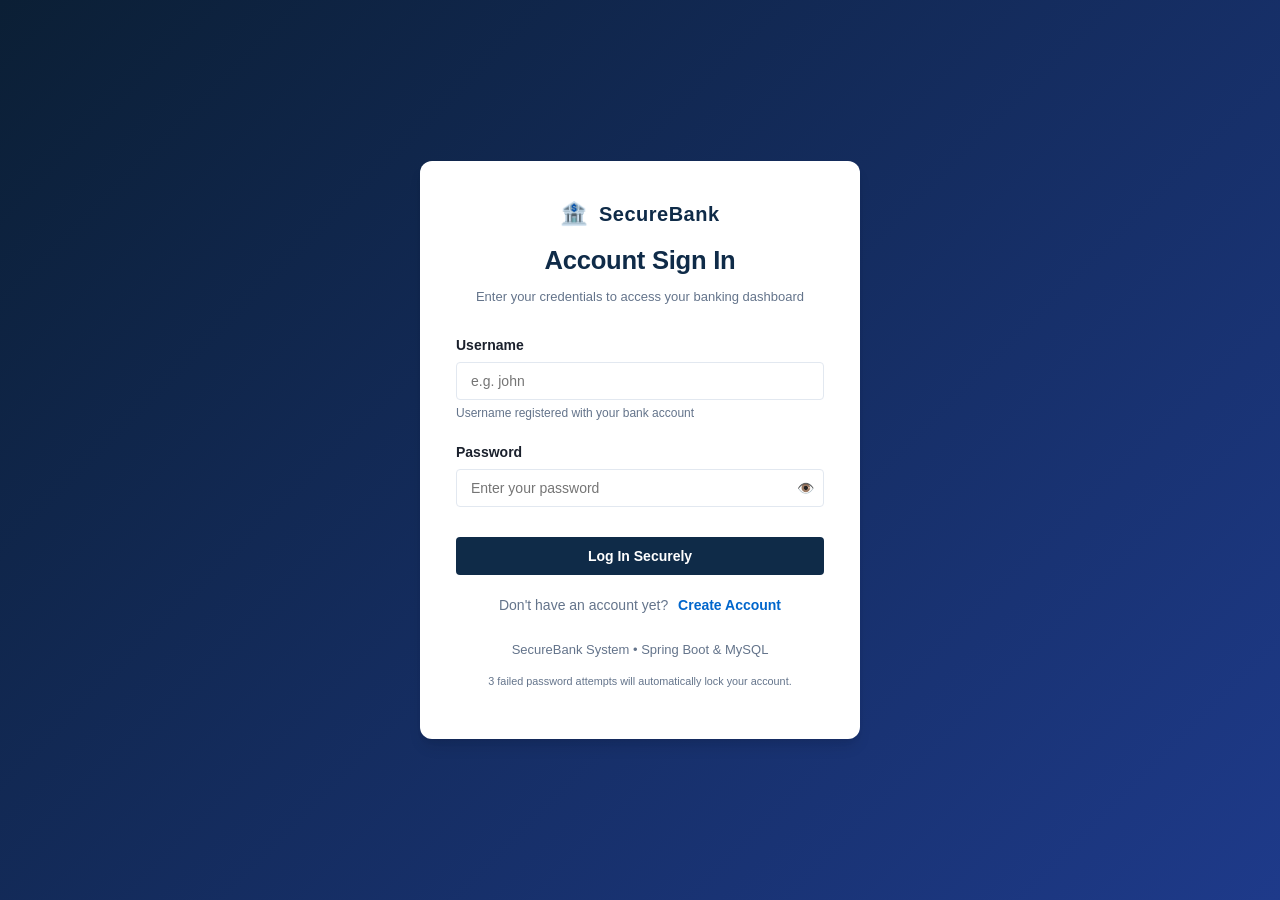
<file: frontend/index.html>
<!DOCTYPE html>
<html lang="en">
<head>
  <meta charset="UTF-8">
  <meta name="viewport" content="width=device-width, initial-scale=1.0">
  <title>SecureBank — Portal Login</title>
  <link rel="stylesheet" href="css/style.css">
</head>
<body class="auth-page">
  <div class="auth-card">
    <div class="auth-header">
      <div class="brand-logo" style="justify-content: center; color: var(--color-primary);">
        <span class="brand-icon">🏦</span>
        <span>SecureBank</span>
      </div>
      <h1>Account Sign In</h1>
      <p class="auth-sub">Enter your credentials to access your banking dashboard</p>
    </div>

    <!-- Alert Box for feedback -->
    <div id="alert-box" class="alert alert-danger" style="display: none;" role="alert"></div>

    <form id="login-form" novalidate>
      <div class="form-group">
        <label for="username" class="form-label">Username</label>
        <input type="text" id="username" class="form-control" placeholder="e.g. john" required autocomplete="username">
        <div class="form-hint">Username registered with your bank account</div>
      </div>

      <div class="form-group">
        <label for="password" class="form-label">Password</label>
        <div style="position: relative;">
          <input type="password" id="password" class="form-control" placeholder="Enter your password" required autocomplete="current-password" style="padding-right: 40px;">
          <button type="button" id="btn-toggle-pwd" style="position: absolute; right: 10px; top: 50%; transform: translateY(-50%); background: none; border: none; cursor: pointer; font-size: 14px; color: var(--text-muted);" title="Toggle password visibility">👁️</button>
        </div>
      </div>

      <button type="submit" id="btn-submit" class="btn btn-primary" style="width: 100%; margin-top: 10px;">
        <span id="btn-spinner" class="spinner" style="display: none;"></span>
        <span id="btn-text">Log In Securely</span>
      </button>
    </form>

    <div style="margin-top: 20px; text-align: center; font-size: 14px;">
      <span class="text-muted">Don't have an account yet?</span>
      <a href="register.html" class="font-bold" style="margin-left: 6px;">Create Account</a>
    </div>

    <div style="margin-top: 24px; text-align: center; font-size: 13px; color: var(--text-muted);">
      <p>SecureBank System • Spring Boot & MySQL</p>
      <p><small>3 failed password attempts will automatically lock your account.</small></p>
    </div>
  </div>

  <script src="js/config.js"></script>
  <script src="js/api.js"></script>
  <script src="js/auth.js"></script>
</body>
</html>
</file>
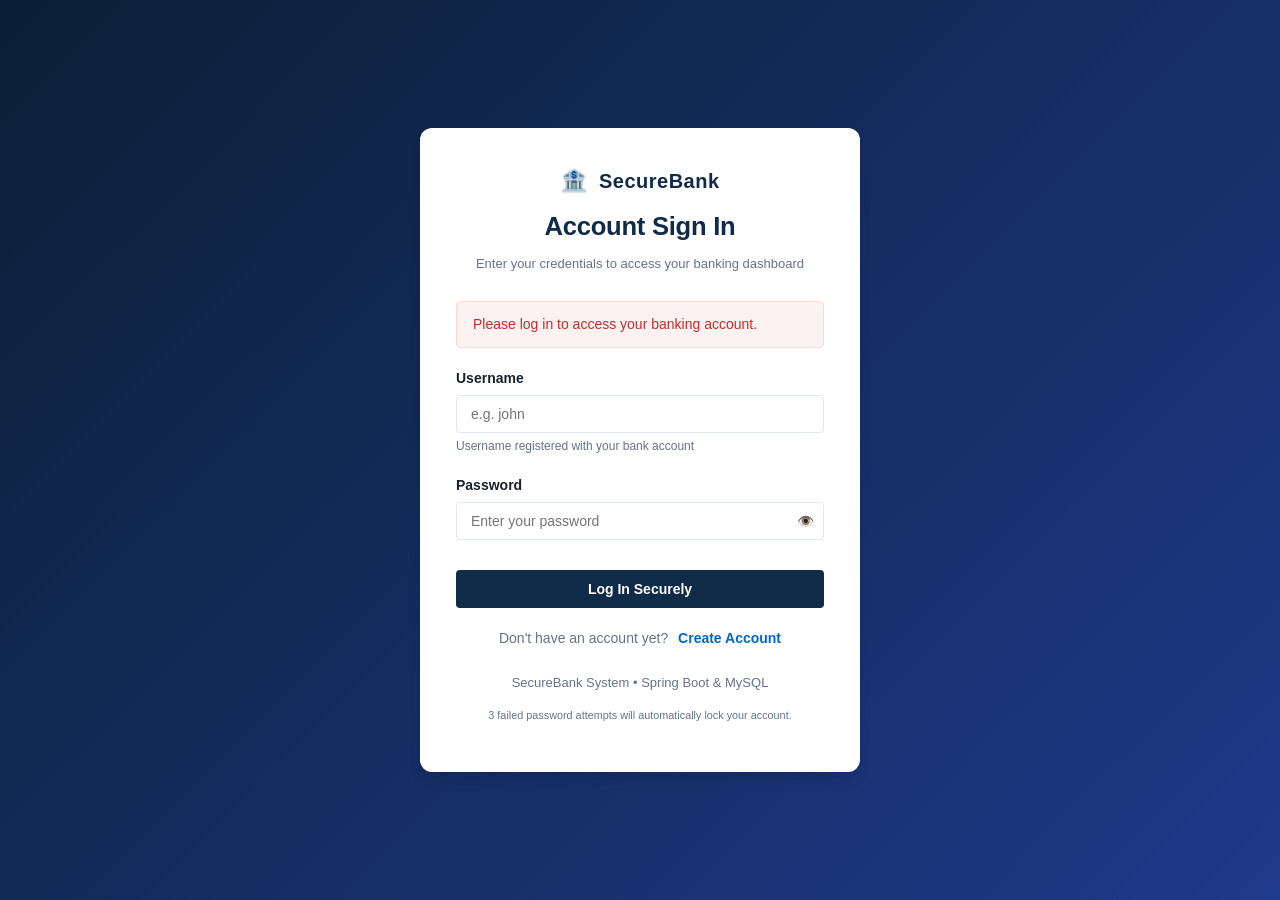
<file: frontend/accounts.html>
<!DOCTYPE html>
<html lang="en">
<head>
  <meta charset="UTF-8">
  <meta name="viewport" content="width=device-width, initial-scale=1.0">
  <title>SecureBank — Open Account</title>
  <link rel="stylesheet" href="css/style.css">
</head>
<body>
  <div id="demo-banner" class="demo-banner"></div>

  <div class="mobile-header">
    <div class="brand-logo">
      <span class="brand-icon">🏦</span>
      <span>SecureBank</span>
    </div>
    <button id="menu-toggle" class="menu-toggle" aria-label="Toggle navigation menu">☰</button>
  </div>

  <div class="app-container">
    <aside class="sidebar">
      <div class="sidebar-header">
        <div class="brand-logo">
          <span class="brand-icon">🏦</span>
          <span>SecureBank</span>
        </div>
      </div>
      <ul class="nav-menu">
        <li class="nav-item"><a href="dashboard.html" class="nav-link" data-page="dashboard"><span>📊</span> Dashboard</a></li>
        <li class="nav-item"><a href="accounts.html" class="nav-link" data-page="accounts"><span>📑</span> Open Account</a></li>
        <li class="nav-item"><a href="deposit.html" class="nav-link" data-page="deposit"><span>📥</span> Deposit</a></li>
        <li class="nav-item"><a href="withdraw.html" class="nav-link" data-page="withdraw"><span>📤</span> Withdraw</a></li>
        <li class="nav-item"><a href="transfer.html" class="nav-link" data-page="transfer"><span>🔄</span> Transfer Funds</a></li>
        <li class="nav-item"><a href="transactions.html" class="nav-link" data-page="transactions"><span>📜</span> Transactions</a></li>
        <li class="nav-item"><a href="account-details.html" class="nav-link" data-page="account-details"><span>ℹ️</span> Account Details</a></li>
      </ul>
      <div class="sidebar-footer">
        <div class="user-badge">
          <div class="user-avatar js-avatar-initial">J</div>
          <div>
            <div class="font-bold js-username">John</div>
            <div class="text-muted" style="font-size: 11px;">Customer</div>
          </div>
        </div>
        <button id="btn-logout" class="btn-logout">Sign Out</button>
      </div>
    </aside>

    <div class="main-wrapper">
      <header class="top-bar">
        <div>
          <h2>Open a New Bank Account</h2>
          <p class="text-muted" style="margin-bottom: 0;">Choose between Savings or Current account types</p>
        </div>
      </header>

      <main class="page-content" style="max-width: 800px;">
        <div id="status-message" class="alert" style="display: none;" role="alert"></div>

        <div class="card">
          <div class="card-header">
            <h3>Account Application Form</h3>
          </div>

          <form id="create-account-form" novalidate>
            <div class="form-group">
              <label for="accountType" class="form-label">Select Account Type</label>
              <select id="accountType" class="form-control" required>
                <option value="SAVINGS">Savings Account (4% Yearly Interest, ₹1,000 Minimum Balance)</option>
                <option value="CURRENT">Current Account (₹5,000 Overdraft Limit)</option>
              </select>
            </div>

            <!-- Dynamic rule callout card -->
            <div id="rule-callout" class="alert alert-info" style="display: block;">
              <strong>Savings Account Rules:</strong> Requires maintaining a minimum balance of ₹1,000 at all times. Accrues 4.00% annual interest credited on demand.
            </div>

            <div class="form-group">
              <label for="initialDeposit" class="form-label">Initial Opening Deposit (₹)</label>
              <input type="number" id="initialDeposit" class="form-control" placeholder="1000.00" min="0" step="0.01" required>
              <div class="form-hint" id="deposit-hint">Savings Account requires at least ₹1,000 initial deposit.</div>
            </div>

            <div class="form-group">
              <label for="pin" class="form-label">Account Security PIN</label>
              <input type="password" id="pin" class="form-control" placeholder="Enter your 4-6 digit numeric PIN" maxlength="6" required autocomplete="off">
              <div class="form-hint">Required by SecureBank to authorize account opening</div>
            </div>

            <button type="submit" id="btn-submit" class="btn btn-primary">
              <span id="btn-spinner" class="spinner" style="display: none;"></span>
              <span id="btn-text">Confirm & Create Account</span>
            </button>
            <a href="dashboard.html" class="btn btn-outline" style="margin-left: 8px;">Cancel</a>
          </form>
        </div>
      </main>
    </div>
  </div>

  <script src="js/config.js"></script>
  <script src="js/api.js"></script>
  <script src="js/navigation.js"></script>
  <script src="js/accounts.js"></script>
</body>
</html>
</file>
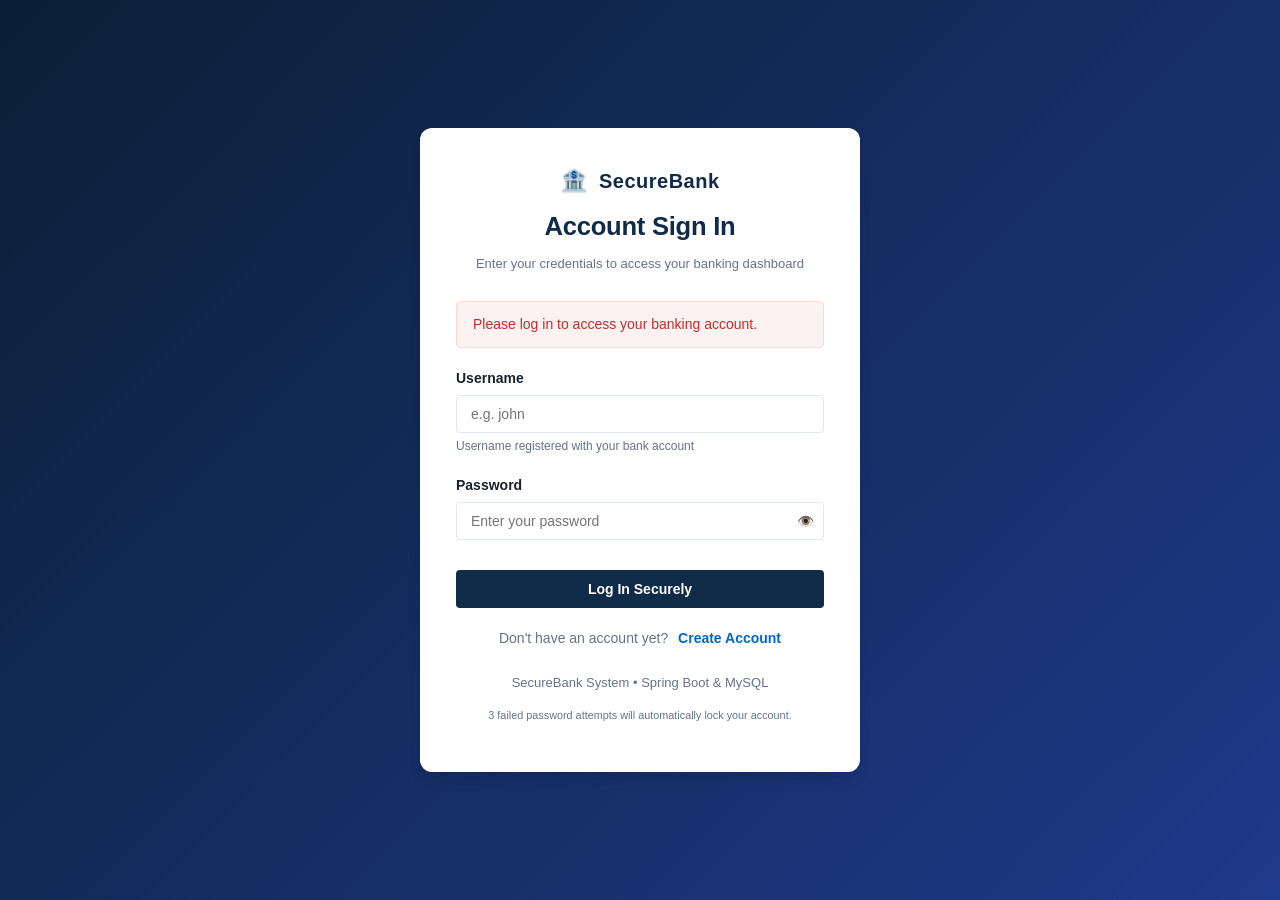
<file: frontend/dashboard.html>
<!DOCTYPE html>
<html lang="en">
<head>
  <meta charset="UTF-8">
  <meta name="viewport" content="width=device-width, initial-scale=1.0">
  <title>SecureBank — Dashboard</title>
  <link rel="stylesheet" href="css/style.css">
</head>
<body>
  <div id="demo-banner" class="demo-banner"></div>

  <div class="mobile-header">
    <div class="brand-logo">
      <span class="brand-icon">🏦</span>
      <span>SecureBank</span>
    </div>
    <button id="menu-toggle" class="menu-toggle" aria-label="Toggle navigation menu">☰</button>
  </div>

  <div class="app-container">
    <!-- Sidebar -->
    <aside class="sidebar">
      <div class="sidebar-header">
        <div class="brand-logo">
          <span class="brand-icon">🏦</span>
          <span>SecureBank</span>
        </div>
      </div>
      <ul class="nav-menu">
        <li class="nav-item"><a href="dashboard.html" class="nav-link" data-page="dashboard"><span>📊</span> Dashboard</a></li>
        <li class="nav-item"><a href="accounts.html" class="nav-link" data-page="accounts"><span>📑</span> Open Account</a></li>
        <li class="nav-item"><a href="deposit.html" class="nav-link" data-page="deposit"><span>📥</span> Deposit</a></li>
        <li class="nav-item"><a href="withdraw.html" class="nav-link" data-page="withdraw"><span>📤</span> Withdraw</a></li>
        <li class="nav-item"><a href="transfer.html" class="nav-link" data-page="transfer"><span>🔄</span> Transfer Funds</a></li>
        <li class="nav-item"><a href="transactions.html" class="nav-link" data-page="transactions"><span>📜</span> Transactions</a></li>
        <li class="nav-item"><a href="account-details.html" class="nav-link" data-page="account-details"><span>ℹ️</span> Account Details</a></li>
      </ul>
      <div class="sidebar-footer">
        <div class="user-badge">
          <div class="user-avatar js-avatar-initial">J</div>
          <div>
            <div class="font-bold js-username">John</div>
            <div class="text-muted" style="font-size: 11px;">Customer</div>
          </div>
        </div>
        <button id="btn-logout" class="btn-logout">Sign Out</button>
      </div>
    </aside>

    <!-- Main Content Area -->
    <div class="main-wrapper">
      <header class="top-bar">
        <div>
          <h2>Account Dashboard</h2>
          <p class="text-muted" style="margin-bottom: 0;">Welcome back, <strong class="js-username">John</strong></p>
        </div>
        <div>
          <a href="accounts.html" class="btn btn-primary" style="font-size: 13px;">+ Open New Account</a>
        </div>
      </header>

      <main class="page-content">
        <!-- Message Container -->
        <div id="status-message" class="alert" style="display: none;" role="alert"></div>

        <!-- Metric Cards -->
        <div class="grid-3" style="margin-bottom: 24px;">
          <div class="stat-card">
            <span class="stat-label">Total Liquid Balance</span>
            <span class="stat-value" id="total-balance">₹0.00</span>
            <span class="stat-sub">Across all active accounts</span>
          </div>
          <div class="stat-card">
            <span class="stat-label">Primary Account</span>
            <span class="stat-value" id="primary-account-no" style="font-size: 1.25rem;">—</span>
            <span class="stat-sub" id="primary-account-type">No active account</span>
          </div>
          <div class="stat-card">
            <span class="stat-label">Total Accounts</span>
            <span class="stat-value" id="accounts-count">0</span>
            <span class="stat-sub">Active Savings & Current</span>
          </div>
        </div>

        <!-- Accounts Overview Card -->
        <div class="card">
          <div class="card-header">
            <h3>My Bank Accounts</h3>
            <a href="accounts.html" class="text-muted" style="font-size: 13px;">Open another account &rarr;</a>
          </div>
          <div id="accounts-container" class="table-responsive">
            <div style="text-align: center; padding: 20px;" class="text-muted">Loading your accounts...</div>
          </div>
        </div>

        <!-- Recent Transactions Card -->
        <div class="card">
          <div class="card-header">
            <h3>Recent Activity (Latest 5 Transactions)</h3>
            <a href="transactions.html" class="text-muted" style="font-size: 13px;">View full statement &rarr;</a>
          </div>
          <div id="recent-tx-container" class="table-responsive">
            <div style="text-align: center; padding: 20px;" class="text-muted">Select an account to view transactions.</div>
          </div>
        </div>
      </main>
    </div>
  </div>

  <script src="js/config.js"></script>
  <script src="js/api.js"></script>
  <script src="js/navigation.js"></script>
  <script src="js/dashboard.js"></script>
</body>
</html>
</file>
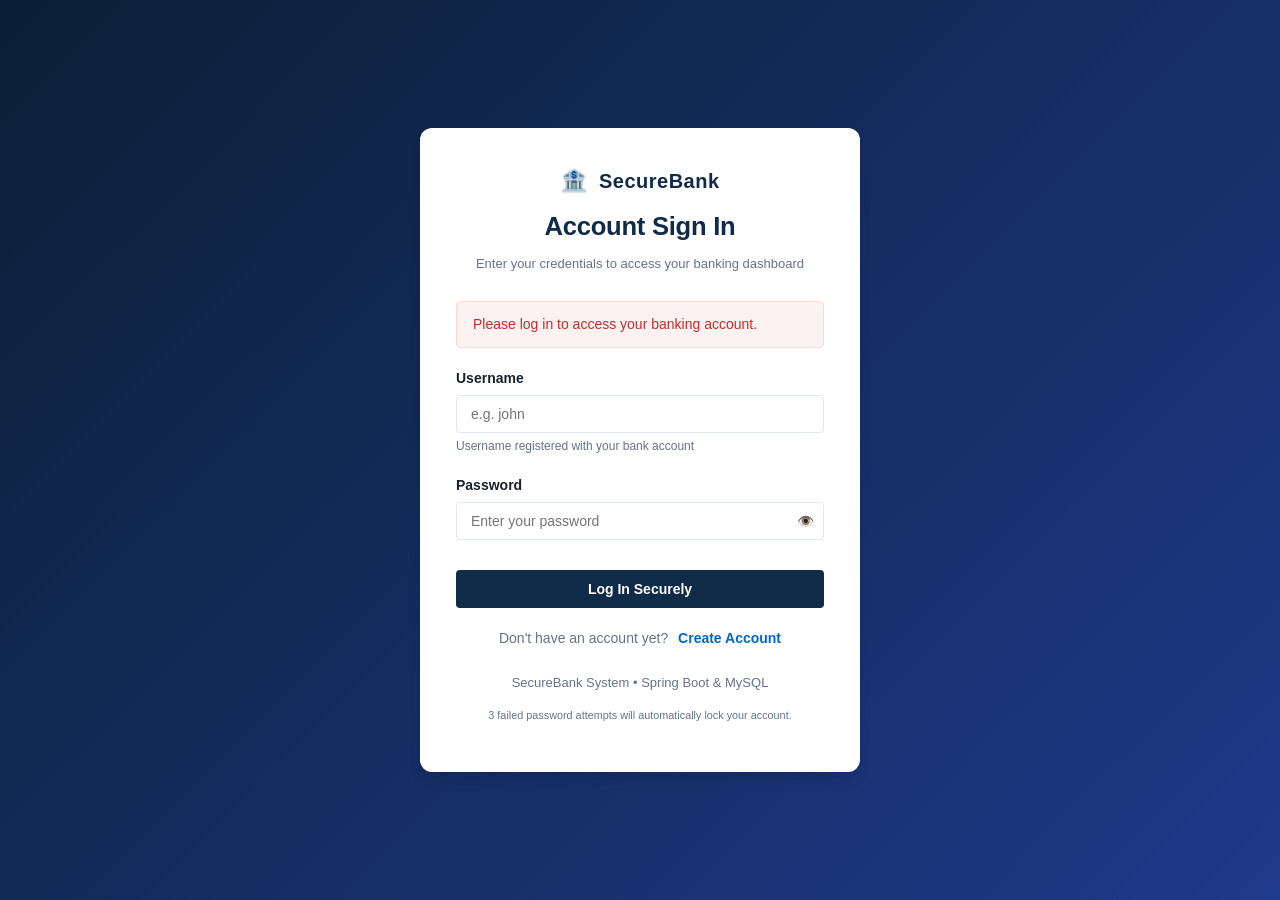
<file: frontend/deposit.html>
<!DOCTYPE html>
<html lang="en">
<head>
  <meta charset="UTF-8">
  <meta name="viewport" content="width=device-width, initial-scale=1.0">
  <title>SecureBank — Deposit Funds</title>
  <link rel="stylesheet" href="css/style.css">
</head>
<body>
  <div id="demo-banner" class="demo-banner"></div>

  <div class="mobile-header">
    <div class="brand-logo">
      <span class="brand-icon">🏦</span>
      <span>SecureBank</span>
    </div>
    <button id="menu-toggle" class="menu-toggle">☰</button>
  </div>

  <div class="app-container">
    <aside class="sidebar">
      <div class="sidebar-header">
        <div class="brand-logo">
          <span class="brand-icon">🏦</span>
          <span>SecureBank</span>
        </div>
      </div>
      <ul class="nav-menu">
        <li class="nav-item"><a href="dashboard.html" class="nav-link" data-page="dashboard"><span>📊</span> Dashboard</a></li>
        <li class="nav-item"><a href="accounts.html" class="nav-link" data-page="accounts"><span>📑</span> Open Account</a></li>
        <li class="nav-item"><a href="deposit.html" class="nav-link" data-page="deposit"><span>📥</span> Deposit</a></li>
        <li class="nav-item"><a href="withdraw.html" class="nav-link" data-page="withdraw"><span>📤</span> Withdraw</a></li>
        <li class="nav-item"><a href="transfer.html" class="nav-link" data-page="transfer"><span>🔄</span> Transfer Funds</a></li>
        <li class="nav-item"><a href="transactions.html" class="nav-link" data-page="transactions"><span>📜</span> Transactions</a></li>
        <li class="nav-item"><a href="account-details.html" class="nav-link" data-page="account-details"><span>ℹ️</span> Account Details</a></li>
      </ul>
      <div class="sidebar-footer">
        <div class="user-badge">
          <div class="user-avatar js-avatar-initial">J</div>
          <div>
            <div class="font-bold js-username">John</div>
            <div class="text-muted" style="font-size: 11px;">Customer</div>
          </div>
        </div>
        <button id="btn-logout" class="btn-logout">Sign Out</button>
      </div>
    </aside>

    <div class="main-wrapper">
      <header class="top-bar">
        <div>
          <h2>Deposit Funds</h2>
          <p class="text-muted" style="margin-bottom: 0;">Add funds to your Savings or Current account</p>
        </div>
      </header>

      <main class="page-content" style="max-width: 700px;">
        <div id="status-message" class="alert" style="display: none;" role="alert"></div>

        <div class="card">
          <div class="card-header">
            <h3>Deposit Form</h3>
          </div>

          <form id="deposit-form" novalidate>
            <div class="form-group">
              <label for="account-select" class="form-label">Select Target Account</label>
              <select id="account-select" class="form-control" required>
                <option value="">Loading accounts...</option>
              </select>
              <div class="form-hint" id="account-balance-preview">Current balance will be shown upon selection.</div>
            </div>

            <div class="form-group">
              <label for="amount" class="form-label">Deposit Amount (₹)</label>
              <input type="number" id="amount" class="form-control" placeholder="e.g. 2000.00" min="0.01" step="0.01" required>
              <div class="form-hint">Accepts positive values greater than ₹0.00</div>
            </div>

            <div class="form-group">
              <label for="description" class="form-label">Remarks / Note (Optional)</label>
              <input type="text" id="description" class="form-control" placeholder="e.g. Monthly salary savings">
            </div>

            <button type="submit" id="btn-submit" class="btn btn-primary">
              <span id="btn-spinner" class="spinner" style="display: none;"></span>
              <span id="btn-text">Confirm Deposit</span>
            </button>
            <a href="dashboard.html" class="btn btn-outline" style="margin-left: 8px;">Cancel</a>
          </form>
        </div>
      </main>
    </div>
  </div>

  <script src="js/config.js"></script>
  <script src="js/api.js"></script>
  <script src="js/navigation.js"></script>
  <script src="js/operations.js"></script>
</body>
</html>
</file>
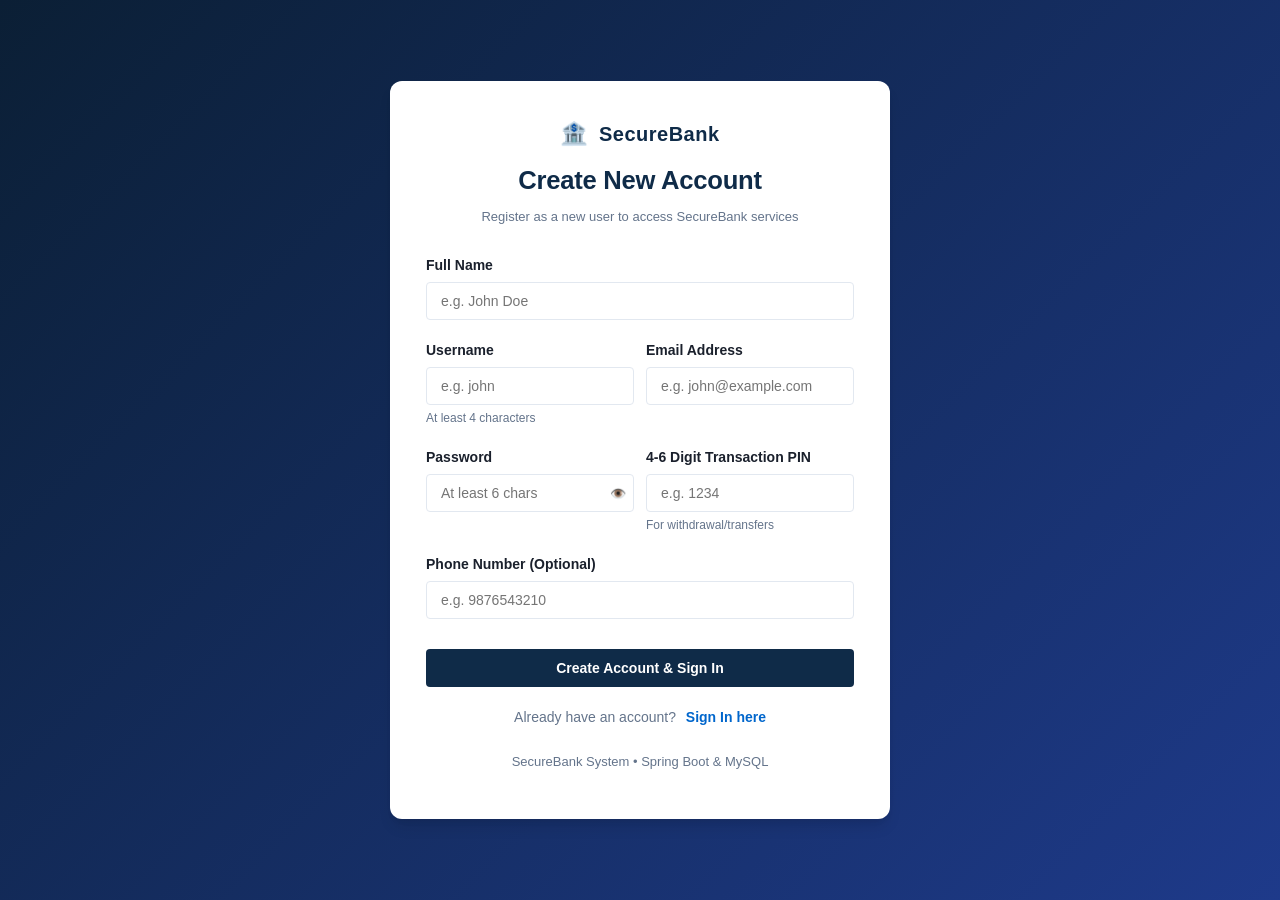
<file: frontend/register.html>
<!DOCTYPE html>
<html lang="en">
<head>
  <meta charset="UTF-8">
  <meta name="viewport" content="width=device-width, initial-scale=1.0">
  <title>SecureBank — Create New User Account</title>
  <link rel="stylesheet" href="css/style.css">
</head>
<body class="auth-page">
  <div class="auth-card" style="max-width: 500px;">
    <div class="auth-header">
      <div class="brand-logo" style="justify-content: center; color: var(--color-primary);">
        <span class="brand-icon">🏦</span>
        <span>SecureBank</span>
      </div>
      <h1>Create New Account</h1>
      <p class="auth-sub">Register as a new user to access SecureBank services</p>
    </div>

    <!-- Feedback Message Box -->
    <div id="alert-box" class="alert alert-danger" style="display: none;" role="alert"></div>

    <form id="register-form" novalidate>
      <div class="form-group">
        <label for="fullName" class="form-label">Full Name</label>
        <input type="text" id="fullName" class="form-control" placeholder="e.g. John Doe" required autocomplete="name">
      </div>

      <div class="grid-2" style="gap: 12px; margin-bottom: 0;">
        <div class="form-group">
          <label for="username" class="form-label">Username</label>
          <input type="text" id="username" class="form-control" placeholder="e.g. john" required autocomplete="username">
          <div class="form-hint">At least 4 characters</div>
        </div>

        <div class="form-group">
          <label for="email" class="form-label">Email Address</label>
          <input type="email" id="email" class="form-control" placeholder="e.g. john@example.com" required autocomplete="email">
        </div>
      </div>

      <div class="grid-2" style="gap: 12px; margin-bottom: 0;">
        <div class="form-group">
          <label for="password" class="form-label">Password</label>
          <div style="position: relative;">
            <input type="password" id="password" class="form-control" placeholder="At least 6 chars" required autocomplete="new-password" style="padding-right: 36px;">
            <button type="button" id="btn-toggle-pwd" style="position: absolute; right: 8px; top: 50%; transform: translateY(-50%); background: none; border: none; cursor: pointer; font-size: 13px; color: var(--text-muted);" title="Toggle password">👁️</button>
          </div>
        </div>

        <div class="form-group">
          <label for="pin" class="form-label">4-6 Digit Transaction PIN</label>
          <input type="password" id="pin" class="form-control" placeholder="e.g. 1234" maxlength="6" required autocomplete="off">
          <div class="form-hint">For withdrawal/transfers</div>
        </div>
      </div>

      <div class="form-group">
        <label for="phoneNumber" class="form-label">Phone Number (Optional)</label>
        <input type="tel" id="phoneNumber" class="form-control" placeholder="e.g. 9876543210" autocomplete="tel">
      </div>

      <button type="submit" id="btn-submit" class="btn btn-primary" style="width: 100%; margin-top: 10px;">
        <span id="btn-spinner" class="spinner" style="display: none;"></span>
        <span id="btn-text">Create Account & Sign In</span>
      </button>
    </form>

    <div style="margin-top: 20px; text-align: center; font-size: 14px;">
      <span class="text-muted">Already have an account?</span>
      <a href="index.html" class="font-bold" style="margin-left: 6px;">Sign In here</a>
    </div>

    <div style="margin-top: 24px; text-align: center; font-size: 13px; color: var(--text-muted);">
      <p>SecureBank System • Spring Boot & MySQL</p>
    </div>
  </div>

  <script src="js/config.js"></script>
  <script src="js/api.js"></script>
  <script src="js/register.js"></script>
</body>
</html>
</file>
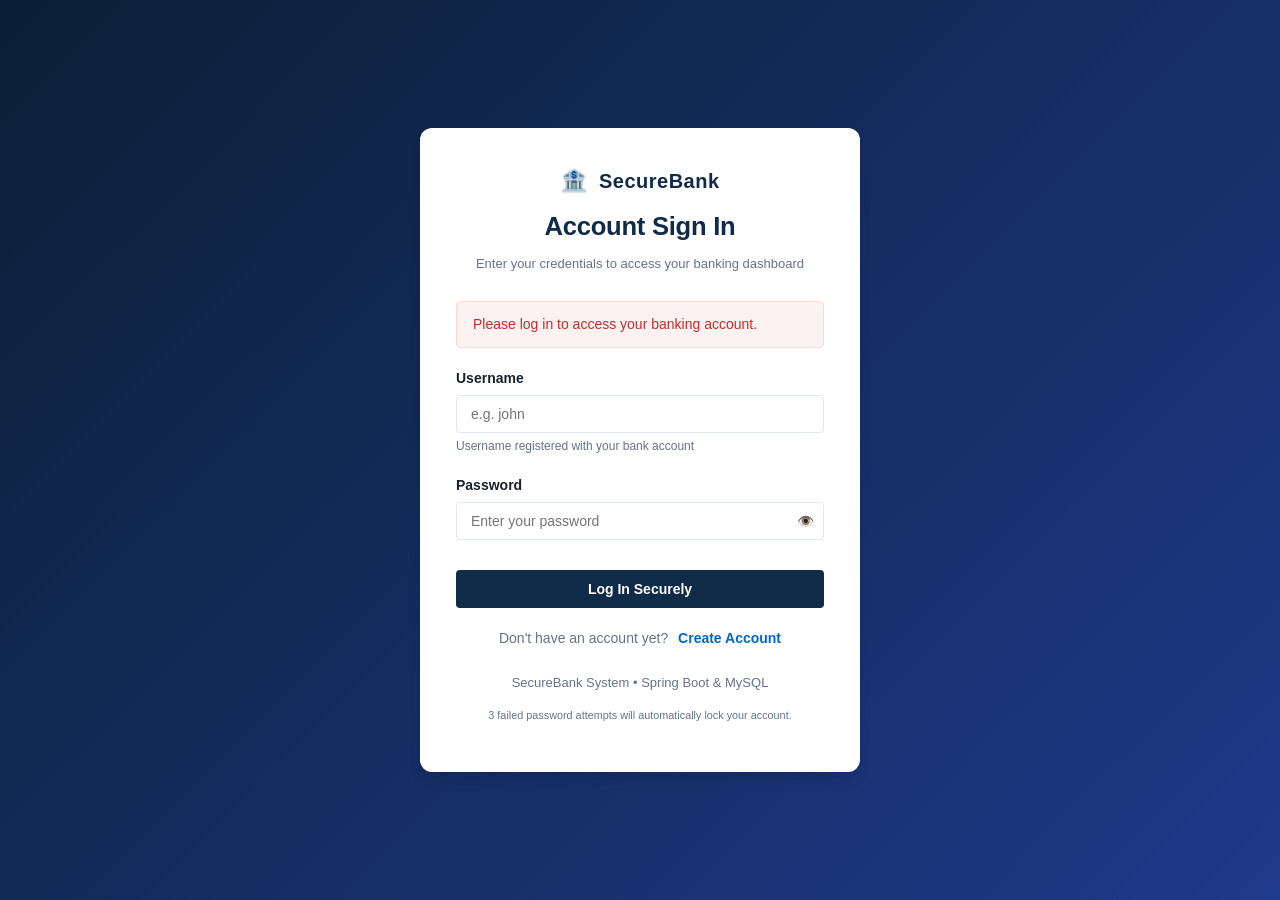
<file: frontend/transactions.html>
<!DOCTYPE html>
<html lang="en">
<head>
  <meta charset="UTF-8">
  <meta name="viewport" content="width=device-width, initial-scale=1.0">
  <title>SecureBank — Transaction History</title>
  <link rel="stylesheet" href="css/style.css">
</head>
<body>
  <div id="demo-banner" class="demo-banner"></div>

  <div class="mobile-header">
    <div class="brand-logo">
      <span class="brand-icon">🏦</span>
      <span>SecureBank</span>
    </div>
    <button id="menu-toggle" class="menu-toggle">☰</button>
  </div>

  <div class="app-container">
    <aside class="sidebar">
      <div class="sidebar-header">
        <div class="brand-logo">
          <span class="brand-icon">🏦</span>
          <span>SecureBank</span>
        </div>
      </div>
      <ul class="nav-menu">
        <li class="nav-item"><a href="dashboard.html" class="nav-link" data-page="dashboard"><span>📊</span> Dashboard</a></li>
        <li class="nav-item"><a href="accounts.html" class="nav-link" data-page="accounts"><span>📑</span> Open Account</a></li>
        <li class="nav-item"><a href="deposit.html" class="nav-link" data-page="deposit"><span>📥</span> Deposit</a></li>
        <li class="nav-item"><a href="withdraw.html" class="nav-link" data-page="withdraw"><span>📤</span> Withdraw</a></li>
        <li class="nav-item"><a href="transfer.html" class="nav-link" data-page="transfer"><span>🔄</span> Transfer Funds</a></li>
        <li class="nav-item"><a href="transactions.html" class="nav-link" data-page="transactions"><span>📜</span> Transactions</a></li>
        <li class="nav-item"><a href="account-details.html" class="nav-link" data-page="account-details"><span>ℹ️</span> Account Details</a></li>
      </ul>
      <div class="sidebar-footer">
        <div class="user-badge">
          <div class="user-avatar js-avatar-initial">J</div>
          <div>
            <div class="font-bold js-username">John</div>
            <div class="text-muted" style="font-size: 11px;">Customer</div>
          </div>
        </div>
        <button id="btn-logout" class="btn-logout">Sign Out</button>
      </div>
    </aside>

    <div class="main-wrapper">
      <header class="top-bar">
        <div>
          <h2>Transaction History & Statement</h2>
          <p class="text-muted" style="margin-bottom: 0;">Comprehensive audit history of deposits, withdrawals, transfers, and interest</p>
        </div>
      </header>

      <main class="page-content">
        <div id="status-message" class="alert" style="display: none;" role="alert"></div>

        <div class="card" style="margin-bottom: 20px;">
          <div style="display: flex; gap: 16px; align-items: flex-end; flex-wrap: wrap;">
            <div class="form-group" style="margin-bottom: 0; min-width: 250px; flex-grow: 1;">
              <label for="account-select" class="form-label">Select Account</label>
              <select id="account-select" class="form-control">
                <option value="">Loading accounts...</option>
              </select>
            </div>
            <div class="form-group" style="margin-bottom: 0; min-width: 150px;">
              <label for="tx-filter" class="form-label">Filter By Type</label>
              <select id="tx-filter" class="form-control">
                <option value="ALL">All Transactions</option>
                <option value="DEPOSIT">Deposits</option>
                <option value="WITHDRAWAL">Withdrawals</option>
                <option value="TRANSFER">Transfers</option>
                <option value="INTEREST">Interest Credits</option>
              </select>
            </div>
            <button id="btn-refresh" class="btn btn-outline" style="height: 42px;">Refresh</button>
          </div>
        </div>

        <div class="card">
          <div class="card-header">
            <h3>Account Statement & Ledger</h3>
            <span id="tx-count" class="badge badge-savings">0 Records</span>
          </div>
          <div id="transactions-container" class="table-responsive">
            <div style="text-align: center; padding: 30px;" class="text-muted">Loading transaction statement...</div>
          </div>
        </div>
      </main>
    </div>
  </div>

  <script src="js/config.js"></script>
  <script src="js/api.js"></script>
  <script src="js/navigation.js"></script>
  <script src="js/transactions.js"></script>
</body>
</html>
</file>
<file: frontend/css/style.css>
/* ==========================================================================
   SecureBank Professional Design System & Responsive Stylesheet
   Navy Blue & Slate Palette with High Contrast and Accessible Standards
   ========================================================================== */

:root {
  /* Brand Color Palette */
  --color-primary: #0f2b48;
  --color-primary-light: #1a426d;
  --color-primary-dark: #0a1b2d;
  --color-accent: #0066cc;
  --color-accent-hover: #0052a3;

  /* State Accents */
  --color-success: #0d8a43;
  --color-success-bg: #eaf7ef;
  --color-danger: #c92a2a;
  --color-danger-bg: #fdf2f2;
  --color-warning: #b7791f;
  --color-warning-bg: #fefcbf;
  --color-info: #2b6cb0;
  --color-info-bg: #ebf8ff;

  /* Neutral Backgrounds & Borders */
  --bg-page: #f4f6f9;
  --bg-surface: #ffffff;
  --bg-sidebar: #0b1f35;
  --border-color: #e2e8f0;
  --border-focus: #3182ce;

  /* Typography */
  --text-main: #1a202c;
  --text-muted: #64748b;
  --text-light: #f8fafc;
  --font-family: -apple-system, BlinkMacSystemFont, "Segoe UI", Roboto, Helvetica, Arial, sans-serif;

  /* Shadows */
  --shadow-sm: 0 1px 2px 0 rgba(0, 0, 0, 0.05);
  --shadow-md: 0 4px 6px -1px rgba(0, 0, 0, 0.1), 0 2px 4px -1px rgba(0, 0, 0, 0.06);
  --shadow-lg: 0 10px 15px -3px rgba(0, 0, 0, 0.1), 0 4px 6px -2px rgba(0, 0, 0, 0.05);

  /* Radius & Transitions */
  --radius-sm: 4px;
  --radius-md: 8px;
  --radius-lg: 12px;
  --transition: all 0.2s ease-in-out;
}

* {
  box-sizing: border-box;
  margin: 0;
  padding: 0;
}

body {
  font-family: var(--font-family);
  background-color: var(--bg-page);
  color: var(--text-main);
  line-height: 1.5;
  font-size: 15px;
  min-height: 100vh;
}

/* ==========================================================================
   Typography & Utilities
   ========================================================================== */
h1, h2, h3, h4 {
  color: var(--color-primary);
  font-weight: 600;
  letter-spacing: -0.01em;
}

h1 { font-size: 1.75rem; margin-bottom: 0.5rem; }
h2 { font-size: 1.35rem; margin-bottom: 0.75rem; }
h3 { font-size: 1.1rem; margin-bottom: 0.5rem; }

p { margin-bottom: 0.75rem; }
a { color: var(--color-accent); text-decoration: none; }
a:hover { text-decoration: underline; }

.text-muted { color: var(--text-muted); }
.text-danger { color: var(--color-danger); }
.text-success { color: var(--color-success); }
.text-right { text-align: right; }
.font-bold { font-weight: 600; }

/* Demo Banner */
.demo-banner {
  display: none;
  background-color: #fff3cd;
  color: #856404;
  border-bottom: 1px solid #ffeeba;
  padding: 8px 16px;
  font-weight: 600;
  font-size: 13px;
  text-align: center;
}

/* ==========================================================================
   Layout: App Shell (Sidebar + Main Content)
   ========================================================================== */
.app-container {
  display: flex;
  min-height: 100vh;
}

.sidebar {
  width: 250px;
  background-color: var(--bg-sidebar);
  color: var(--text-light);
  display: flex;
  flex-direction: column;
  flex-shrink: 0;
  transition: transform 0.3s ease;
}

.sidebar-header {
  padding: 24px 20px;
  border-bottom: 1px solid rgba(255, 255, 255, 0.08);
  display: flex;
  align-items: center;
  justify-content: space-between;
}

.brand-logo {
  display: flex;
  align-items: center;
  gap: 10px;
  font-size: 1.25rem;
  font-weight: 700;
  letter-spacing: 0.5px;
  color: #ffffff;
}

.brand-icon {
  font-size: 1.4rem;
}

.nav-menu {
  list-style: none;
  padding: 20px 0;
  flex-grow: 1;
}

.nav-item {
  margin-bottom: 4px;
}

.nav-link {
  display: flex;
  align-items: center;
  gap: 12px;
  padding: 12px 20px;
  color: #cbd5e1;
  text-decoration: none;
  font-weight: 500;
  transition: var(--transition);
}

.nav-link:hover {
  background-color: rgba(255, 255, 255, 0.06);
  color: #ffffff;
  text-decoration: none;
}

.nav-link.active {
  background-color: rgba(0, 102, 204, 0.25);
  color: #60a5fa;
  border-left: 4px solid #3b82f6;
}

.sidebar-footer {
  padding: 20px;
  border-top: 1px solid rgba(255, 255, 255, 0.08);
  font-size: 13px;
}

.user-badge {
  display: flex;
  align-items: center;
  gap: 10px;
  margin-bottom: 12px;
}

.user-avatar {
  width: 32px;
  height: 32px;
  border-radius: 50%;
  background-color: #1e3a8a;
  color: white;
  display: flex;
  align-items: center;
  justify-content: center;
  font-weight: 600;
}

.btn-logout {
  width: 100%;
  padding: 8px 12px;
  background: transparent;
  border: 1px solid rgba(255, 255, 255, 0.2);
  color: #cbd5e1;
  border-radius: var(--radius-sm);
  cursor: pointer;
  font-size: 13px;
  transition: var(--transition);
}

.btn-logout:hover {
  background-color: rgba(239, 68, 68, 0.2);
  border-color: #ef4444;
  color: #fca5a5;
}

/* Mobile Header */
.mobile-header {
  display: none;
  background-color: var(--color-primary);
  color: white;
  padding: 12px 16px;
  align-items: center;
  justify-content: space-between;
}

.menu-toggle {
  background: transparent;
  border: none;
  color: white;
  font-size: 1.5rem;
  cursor: pointer;
}

/* Main Area */
.main-wrapper {
  flex-grow: 1;
  display: flex;
  flex-direction: column;
  overflow-x: hidden;
}

.top-bar {
  background-color: var(--bg-surface);
  border-bottom: 1px solid var(--border-color);
  padding: 16px 32px;
  display: flex;
  align-items: center;
  justify-content: space-between;
}

.page-content {
  padding: 32px;
  flex-grow: 1;
  max-width: 1200px;
  width: 100%;
  margin: 0 auto;
}

/* ==========================================================================
   Cards & Grid Layouts
   ========================================================================== */
.card {
  background-color: var(--bg-surface);
  border: 1px solid var(--border-color);
  border-radius: var(--radius-md);
  box-shadow: var(--shadow-sm);
  padding: 24px;
  margin-bottom: 24px;
}

.card-header {
  display: flex;
  align-items: center;
  justify-content: space-between;
  margin-bottom: 16px;
  padding-bottom: 12px;
  border-bottom: 1px solid var(--border-color);
}

.grid-2 {
  display: grid;
  grid-template-columns: repeat(2, 1fr);
  gap: 20px;
}

.grid-3 {
  display: grid;
  grid-template-columns: repeat(3, 1fr);
  gap: 20px;
}

.stat-card {
  background-color: var(--bg-surface);
  border: 1px solid var(--border-color);
  border-radius: var(--radius-md);
  padding: 20px;
  display: flex;
  flex-direction: column;
  gap: 8px;
  box-shadow: var(--shadow-sm);
}

.stat-label {
  font-size: 13px;
  font-weight: 500;
  text-transform: uppercase;
  color: var(--text-muted);
  letter-spacing: 0.5px;
}

.stat-value {
  font-size: 1.75rem;
  font-weight: 700;
  color: var(--color-primary);
}

.stat-sub {
  font-size: 12px;
  color: var(--text-muted);
}

/* Quick Action Badges */
.badge {
  display: inline-block;
  padding: 4px 10px;
  border-radius: 20px;
  font-size: 12px;
  font-weight: 600;
  text-transform: uppercase;
}

.badge-savings {
  background-color: #e0f2fe;
  color: #0369a1;
}

.badge-current {
  background-color: #fef3c7;
  color: #92400e;
}

/* ==========================================================================
   Forms, Inputs, & Buttons
   ========================================================================== */
.form-group {
  margin-bottom: 20px;
}

.form-label {
  display: block;
  font-weight: 600;
  margin-bottom: 6px;
  color: var(--text-main);
  font-size: 14px;
}

.form-control {
  width: 100%;
  padding: 10px 14px;
  font-size: 14px;
  border: 1px solid var(--border-color);
  border-radius: var(--radius-sm);
  background-color: #ffffff;
  color: var(--text-main);
  transition: var(--transition);
}

.form-control:focus {
  outline: none;
  border-color: var(--border-focus);
  box-shadow: 0 0 0 3px rgba(49, 130, 206, 0.15);
}

.form-hint {
  font-size: 12px;
  color: var(--text-muted);
  margin-top: 4px;
}

.btn {
  display: inline-flex;
  align-items: center;
  justify-content: center;
  gap: 8px;
  padding: 10px 20px;
  font-size: 14px;
  font-weight: 600;
  border-radius: var(--radius-sm);
  border: 1px solid transparent;
  cursor: pointer;
  transition: var(--transition);
  text-decoration: none;
}

.btn:disabled {
  opacity: 0.65;
  cursor: not-allowed;
}

.btn-primary {
  background-color: var(--color-primary);
  color: white;
}

.btn-primary:hover:not(:disabled) {
  background-color: var(--color-primary-light);
  text-decoration: none;
}

.btn-accent {
  background-color: var(--color-accent);
  color: white;
}

.btn-accent:hover:not(:disabled) {
  background-color: var(--color-accent-hover);
  text-decoration: none;
}

.btn-outline {
  background-color: transparent;
  border-color: var(--border-color);
  color: var(--text-main);
}

.btn-outline:hover:not(:disabled) {
  background-color: #f1f5f9;
  text-decoration: none;
}

/* ==========================================================================
   Alerts, Messages, & Spinners
   ========================================================================== */
.alert {
  padding: 12px 16px;
  border-radius: var(--radius-sm);
  margin-bottom: 20px;
  font-size: 14px;
  display: flex;
  align-items: flex-start;
  gap: 12px;
}

.alert-success {
  background-color: var(--color-success-bg);
  color: var(--color-success);
  border: 1px solid #c6f6d5;
}

.alert-danger {
  background-color: var(--color-danger-bg);
  color: var(--color-danger);
  border: 1px solid #fed7d7;
}

.alert-info {
  background-color: var(--color-info-bg);
  color: var(--color-info);
  border: 1px solid #bee3f8;
}

.spinner {
  display: inline-block;
  width: 18px;
  height: 18px;
  border: 2px solid rgba(255, 255, 255, 0.3);
  border-radius: 50%;
  border-top-color: white;
  animation: spin 0.8s linear infinite;
}

@keyframes spin {
  to { transform: rotate(360deg); }
}

/* ==========================================================================
   Tables
   ========================================================================== */
.table-responsive {
  overflow-x: auto;
}

.table {
  width: 100%;
  border-collapse: collapse;
  text-align: left;
  font-size: 14px;
}

.table th, .table td {
  padding: 12px 16px;
  border-bottom: 1px solid var(--border-color);
}

.table th {
  background-color: #f8fafc;
  color: var(--text-muted);
  font-weight: 600;
  text-transform: uppercase;
  font-size: 12px;
  letter-spacing: 0.5px;
}

.table tr:hover td {
  background-color: #f8fafc;
}

/* ==========================================================================
   Authentication Login Card Layout
   ========================================================================== */
.auth-page {
  min-height: 100vh;
  display: flex;
  align-items: center;
  justify-content: center;
  padding: 24px;
  background: linear-gradient(135deg, #0b1f35 0%, #1e3a8a 100%);
}

.auth-card {
  width: 100%;
  max-width: 440px;
  background: #ffffff;
  border-radius: var(--radius-lg);
  box-shadow: var(--shadow-lg);
  padding: 36px;
}

.auth-header {
  text-align: center;
  margin-bottom: 28px;
}

.auth-header h1 {
  font-size: 1.6rem;
  margin-top: 10px;
}

.auth-sub {
  color: var(--text-muted);
  font-size: 13px;
}

/* Modal / Confirmation Dialog */
.modal-overlay {
  display: none;
  position: fixed;
  top: 0;
  left: 0;
  right: 0;
  bottom: 0;
  background-color: rgba(0, 0, 0, 0.5);
  align-items: center;
  justify-content: center;
  z-index: 1000;
  padding: 20px;
}

.modal-dialog {
  background: white;
  border-radius: var(--radius-md);
  max-width: 480px;
  width: 100%;
  padding: 24px;
  box-shadow: var(--shadow-lg);
}

/* ==========================================================================
   Responsive Breakpoints
   ========================================================================== */
@media (max-width: 900px) {
  .grid-3 {
    grid-template-columns: repeat(2, 1fr);
  }
}

@media (max-width: 768px) {
  .app-container {
    flex-direction: column;
  }

  .sidebar {
    position: fixed;
    top: 0;
    left: 0;
    bottom: 0;
    z-index: 999;
    transform: translateX(-100%);
  }

  .sidebar.open {
    transform: translateX(0);
  }

  .mobile-header {
    display: flex;
  }

  .grid-2, .grid-3 {
    grid-template-columns: 1fr;
  }

  .page-content {
    padding: 20px 16px;
  }

  .top-bar {
    padding: 12px 16px;
  }
}
</file>
